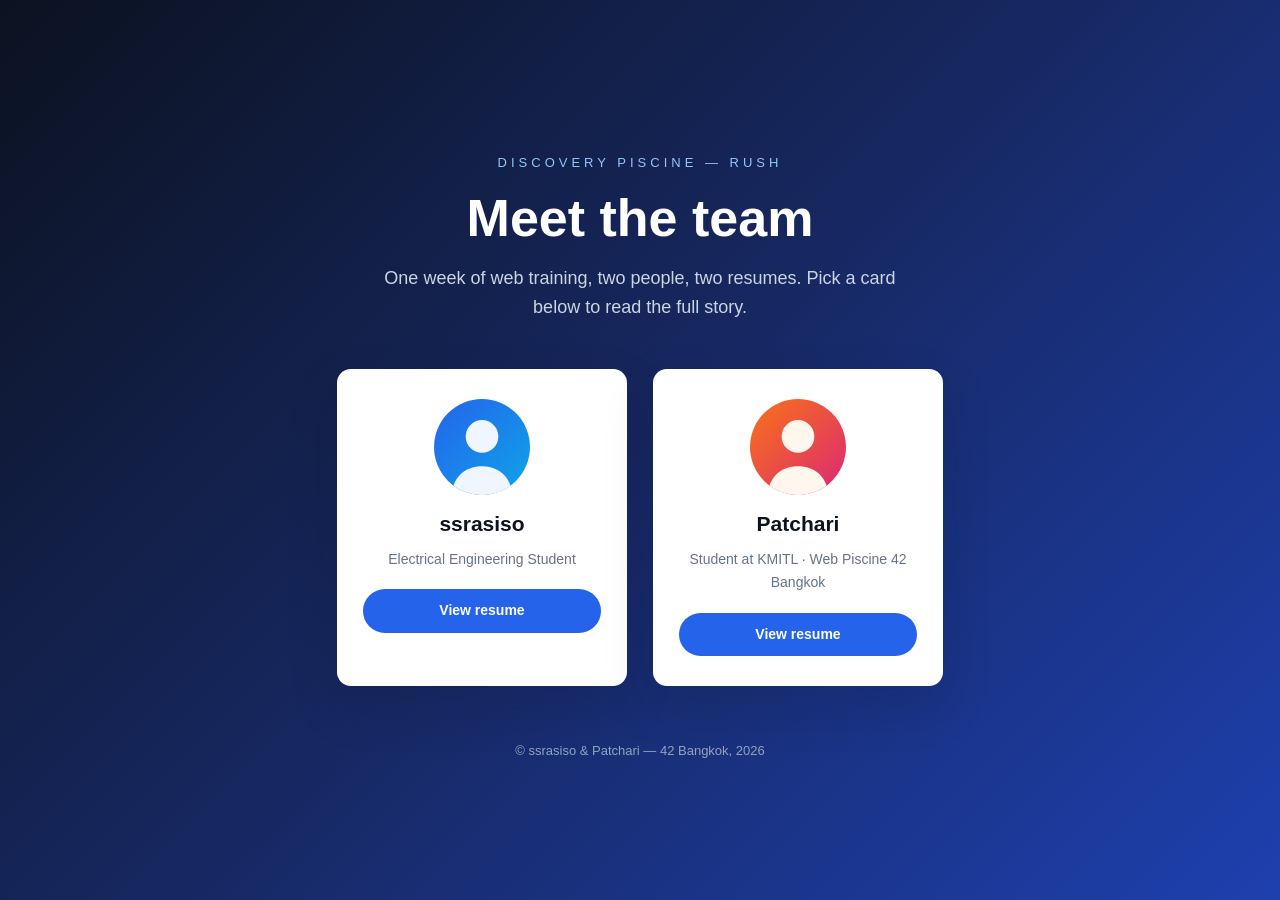
<file: rush/index.html>
<!DOCTYPE html>
<html lang="en">
    <head>
        <meta charset="UTF-8">
        <meta name="viewport" content="width=device-width, initial-scale=1.0">
        <title>Rush - Our Resumes</title>
        <link rel="stylesheet" href="style.css">
    </head>
    <body>
        <main class="landing">
            <p class="eyebrow">Discovery Piscine &mdash; Rush</p>
            <h1>Meet the team</h1>
            <p class="lead">One week of web training, two people, two resumes.
                Pick a card below to read the full story.</p>

            <div class="cards">
                <a class="card" href="resume1.html">
                    <img src="data:image/svg+xml;charset=UTF-8,%3Csvg xmlns='http://www.w3.org/2000/svg' viewBox='0 0 200 200'%3E%3Cdefs%3E%3ClinearGradient id='g' x1='0' y1='0' x2='1' y2='1'%3E%3Cstop offset='0' stop-color='%232563eb'/%3E%3Cstop offset='1' stop-color='%230ea5e9'/%3E%3C/linearGradient%3E%3C/defs%3E%3Crect width='200' height='200' fill='url(%23g)'/%3E%3Ccircle cx='100' cy='78' r='34' fill='%23eff6ff'/%3E%3Cpath d='M38 200c0-38 28-60 62-60s62 22 62 60z' fill='%23eff6ff'/%3E%3C/svg%3E" alt="Portrait of ssrasiso">
                    <h2>ssrasiso</h2>
                    <p class="role">Electrical Engineering Student</p>
                    <span class="go">View resume</span>
                </a>

                <a class="card" href="resume2.html">
                    <img src="data:image/svg+xml;charset=UTF-8,%3Csvg xmlns='http://www.w3.org/2000/svg' viewBox='0 0 200 200'%3E%3Cdefs%3E%3ClinearGradient id='g' x1='0' y1='0' x2='1' y2='1'%3E%3Cstop offset='0' stop-color='%23f97316'/%3E%3Cstop offset='1' stop-color='%23db2777'/%3E%3C/linearGradient%3E%3C/defs%3E%3Crect width='200' height='200' fill='url(%23g)'/%3E%3Ccircle cx='100' cy='78' r='34' fill='%23fff7ed'/%3E%3Cpath d='M38 200c0-38 28-60 62-60s62 22 62 60z' fill='%23fff7ed'/%3E%3C/svg%3E" alt="Portrait of the teammate">
                    <h2>Patchari</h2>
                    <p class="role">Student at KMITL &middot; Web Piscine 42 Bangkok</p>
                    <span class="go">View resume</span>
                </a>
            </div>

            <footer>&copy; ssrasiso &amp; Patchari &mdash; 42 Bangkok, 2026</footer>
        </main>
    </body>
</html>
</file>
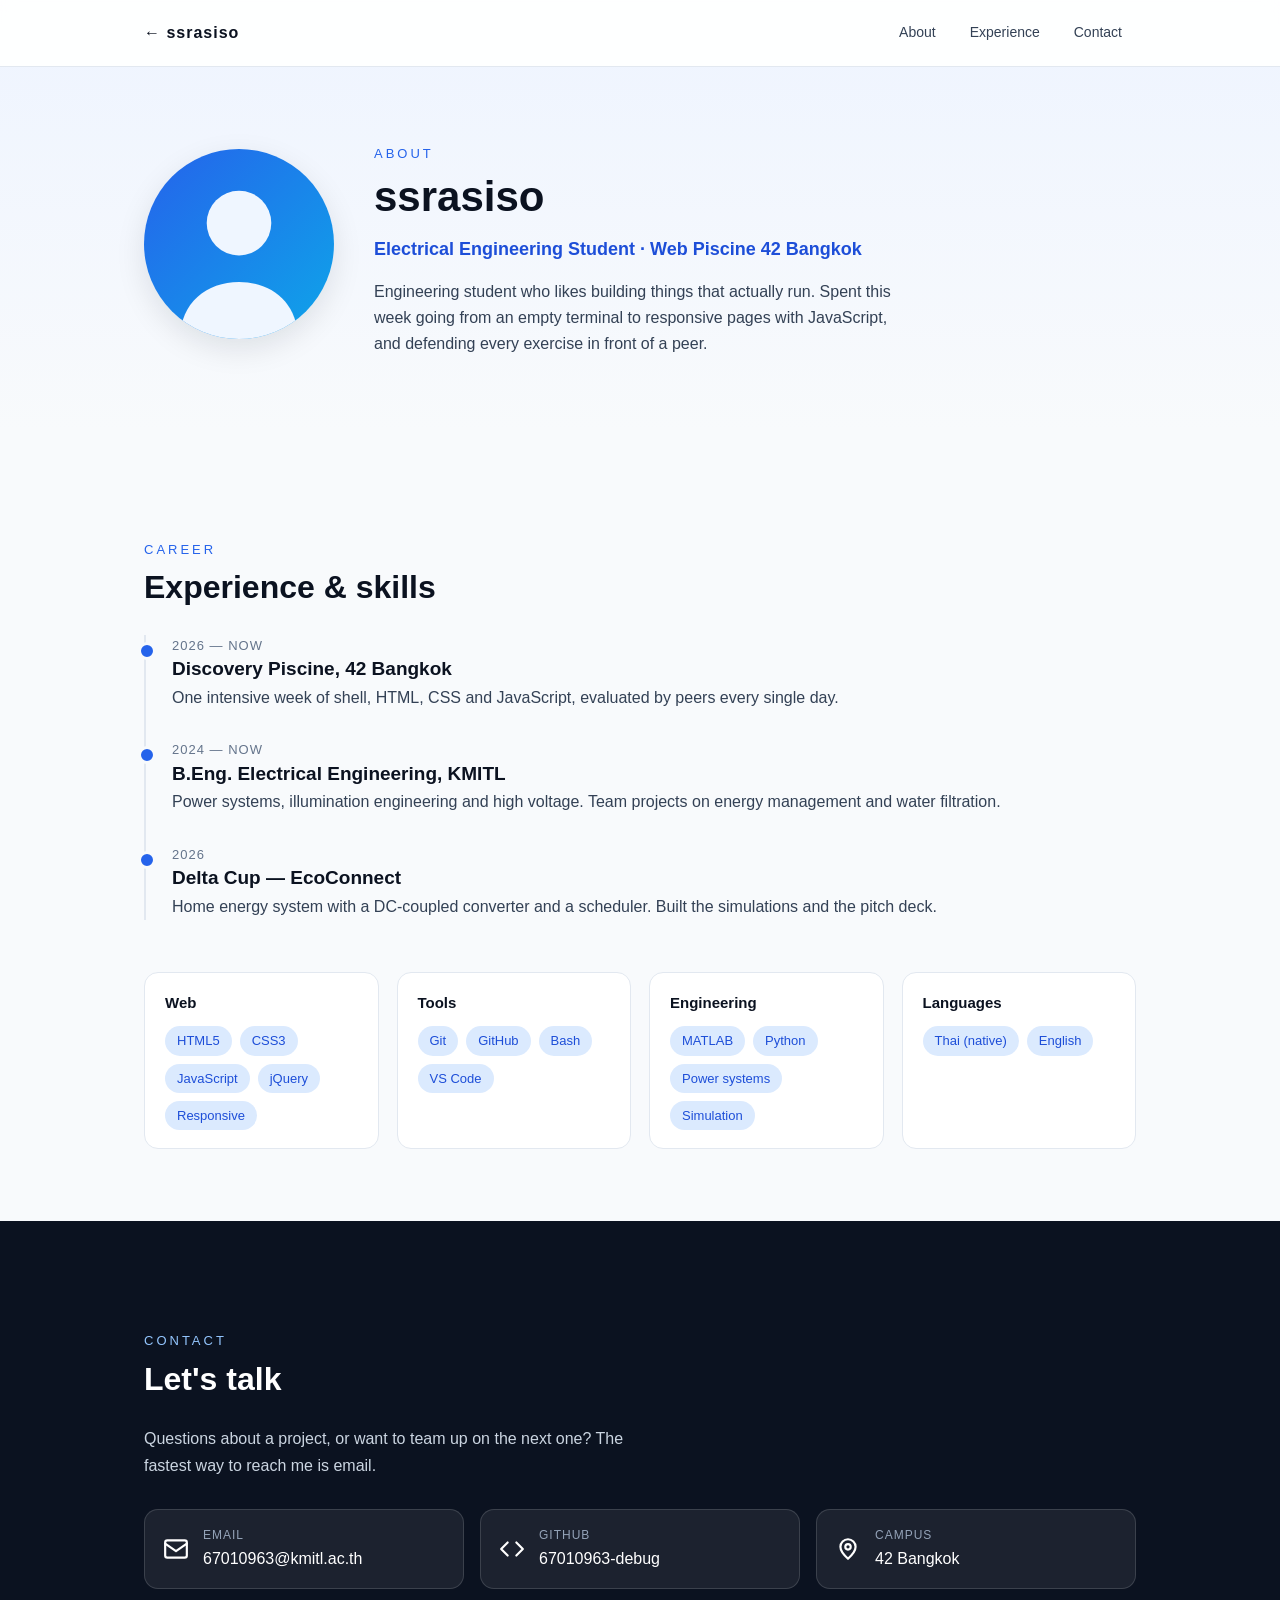
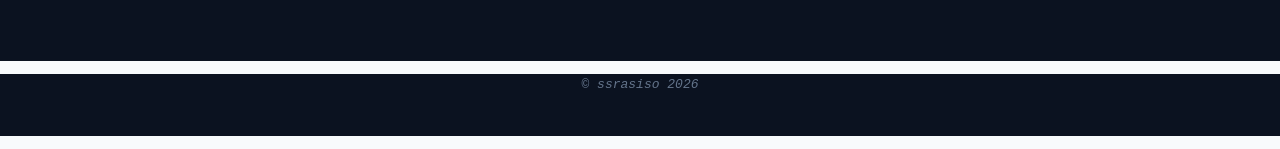
<file: rush/resume1.html>
<!DOCTYPE html>
<html lang="en">
    <head>
        <meta charset="UTF-8">
        <meta name="viewport" content="width=device-width, initial-scale=1.0">
        <title>ssrasiso - Resume</title>
        <link rel="stylesheet" href="style.css">
    </head>
    <body>
        <nav class="nav">
            <div class="wrap">
                <a class="brand" href="index.html">&larr; ssrasiso</a>
                <ul>
                    <li><a class="link" href="#about">About</a></li>
                    <li><a class="link" href="#experience">Experience</a></li>
                    <li><a class="link" href="#contact">Contact</a></li>
                </ul>
            </div>
        </nav>

        <section id="about">
            <div class="wrap hero">
                <img src="data:image/svg+xml;charset=UTF-8,%3Csvg xmlns='http://www.w3.org/2000/svg' viewBox='0 0 200 200'%3E%3Cdefs%3E%3ClinearGradient id='g' x1='0' y1='0' x2='1' y2='1'%3E%3Cstop offset='0' stop-color='%232563eb'/%3E%3Cstop offset='1' stop-color='%230ea5e9'/%3E%3C/linearGradient%3E%3C/defs%3E%3Crect width='200' height='200' fill='url(%23g)'/%3E%3Ccircle cx='100' cy='78' r='34' fill='%23eff6ff'/%3E%3Cpath d='M38 200c0-38 28-60 62-60s62 22 62 60z' fill='%23eff6ff'/%3E%3C/svg%3E" alt="Portrait of ssrasiso">
                <div>
                    <p class="section-title">About</p>
                    <h1>ssrasiso</h1>
                    <p class="job">Electrical Engineering Student &middot; Web Piscine 42 Bangkok</p>
                    <p class="bio">Engineering student who likes building things that actually run. Spent this week going from an empty terminal to responsive pages with JavaScript, and defending every exercise in front of a peer.</p>
                </div>
            </div>
        </section>

        <section id="experience">
            <div class="wrap">
                <p class="section-title">Career</p>
                <h2 class="big">Experience &amp; skills</h2>

                <div class="timeline">
                    <div class="item">
                        <p class="when">2026 &mdash; now</p>
                        <h3>Discovery Piscine, 42 Bangkok</h3>
                        <p>One intensive week of shell, HTML, CSS and JavaScript, evaluated by peers every single day.</p>
                    </div>
                    <div class="item">
                        <p class="when">2024 &mdash; now</p>
                        <h3>B.Eng. Electrical Engineering, KMITL</h3>
                        <p>Power systems, illumination engineering and high voltage. Team projects on energy management and water filtration.</p>
                    </div>
                    <div class="item">
                        <p class="when">2026</p>
                        <h3>Delta Cup &mdash; EcoConnect</h3>
                        <p>Home energy system with a DC-coupled converter and a scheduler. Built the simulations and the pitch deck.</p>
                    </div>
                </div>

                <div class="skills">
                    <div class="skill">
                        <h4>Web</h4>
                        <div class="tags">
                            <span class="tag">HTML5</span>
                            <span class="tag">CSS3</span>
                            <span class="tag">JavaScript</span>
                            <span class="tag">jQuery</span>
                            <span class="tag">Responsive</span>
                        </div>
                    </div>
                    <div class="skill">
                        <h4>Tools</h4>
                        <div class="tags">
                            <span class="tag">Git</span>
                            <span class="tag">GitHub</span>
                            <span class="tag">Bash</span>
                            <span class="tag">VS Code</span>
                        </div>
                    </div>
                    <div class="skill">
                        <h4>Engineering</h4>
                        <div class="tags">
                            <span class="tag">MATLAB</span>
                            <span class="tag">Python</span>
                            <span class="tag">Power systems</span>
                            <span class="tag">Simulation</span>
                        </div>
                    </div>
                    <div class="skill">
                        <h4>Languages</h4>
                        <div class="tags">
                            <span class="tag">Thai (native)</span>
                            <span class="tag">English</span>
                        </div>
                    </div>
                </div>
            </div>
        </section>

        <section id="contact">
            <div class="wrap">
                <p class="section-title">Contact</p>
                <h2 class="big">Let's talk</h2>
                <p class="invite">Questions about a project, or want to team up on the next one? The fastest way to reach me is email.</p>

                <div class="contact-links">
                    <a href="mailto:67010963@kmitl.ac.th">
                        <img src="data:image/svg+xml;charset=UTF-8,%3Csvg xmlns='http://www.w3.org/2000/svg' viewBox='0 0 24 24' fill='none' stroke='%23ffffff' stroke-width='2' stroke-linecap='round' stroke-linejoin='round'%3E%3Crect x='2' y='4' width='20' height='16' rx='2'/%3E%3Cpath d='M2 7l10 7 10-7'/%3E%3C/svg%3E" alt="">
                        <span>
                            <span class="label">Email</span>
                            67010963@kmitl.ac.th
                        </span>
                    </a>
                    <a href="https://github.com/67010963-debug">
                        <img src="data:image/svg+xml;charset=UTF-8,%3Csvg xmlns='http://www.w3.org/2000/svg' viewBox='0 0 24 24' fill='none' stroke='%23ffffff' stroke-width='2' stroke-linecap='round' stroke-linejoin='round'%3E%3Cpath d='M16 18l6-6-6-6'/%3E%3Cpath d='M8 6l-6 6 6 6'/%3E%3C/svg%3E" alt="">
                        <span>
                            <span class="label">GitHub</span>
                            67010963-debug
                        </span>
                    </a>
                    <a href="#about">
                        <img src="data:image/svg+xml;charset=UTF-8,%3Csvg xmlns='http://www.w3.org/2000/svg' viewBox='0 0 24 24' fill='none' stroke='%23ffffff' stroke-width='2' stroke-linecap='round' stroke-linejoin='round'%3E%3Cpath d='M12 21s7-6.2 7-11a7 7 0 10-14 0c0 4.8 7 11 7 11z'/%3E%3Ccircle cx='12' cy='10' r='2.5'/%3E%3C/svg%3E" alt="">
                        <span>
                            <span class="label">Campus</span>
                            42 Bangkok
                        </span>
                    </a>
                </div>
            </div>
        </section>

        <p class="page-footer">&copy; ssrasiso 2026</p>
    </body>
</html>
</file>
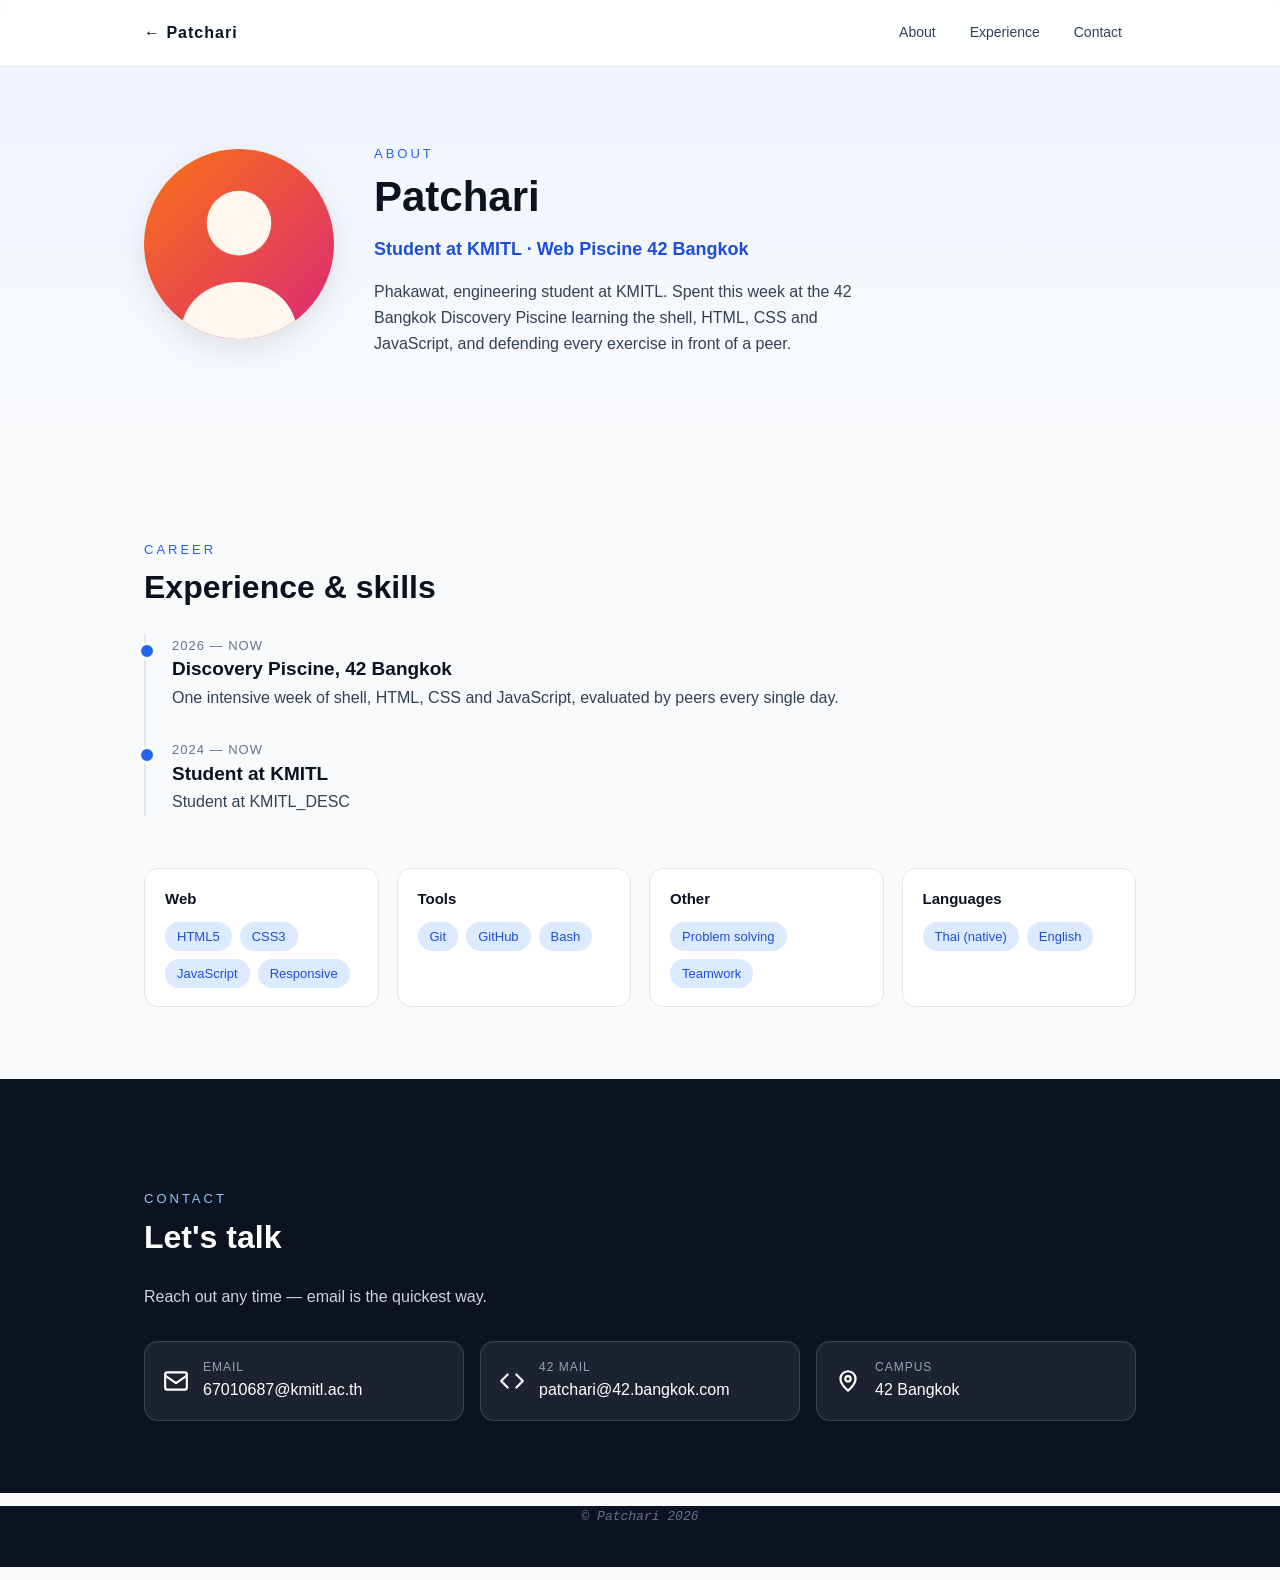
<file: rush/resume2.html>
<!DOCTYPE html>
<html lang="en">
    <head>
        <meta charset="UTF-8">
        <meta name="viewport" content="width=device-width, initial-scale=1.0">
        <title>Patchari - Resume</title>
        <link rel="stylesheet" href="style.css">
    </head>
    <body>
        <nav class="nav">
            <div class="wrap">
                <a class="brand" href="index.html">&larr; Patchari</a>
                <ul>
                    <li><a class="link" href="#about">About</a></li>
                    <li><a class="link" href="#experience">Experience</a></li>
                    <li><a class="link" href="#contact">Contact</a></li>
                </ul>
            </div>
        </nav>

        <section id="about">
            <div class="wrap hero">
                <img src="data:image/svg+xml;charset=UTF-8,%3Csvg xmlns='http://www.w3.org/2000/svg' viewBox='0 0 200 200'%3E%3Cdefs%3E%3ClinearGradient id='g' x1='0' y1='0' x2='1' y2='1'%3E%3Cstop offset='0' stop-color='%23f97316'/%3E%3Cstop offset='1' stop-color='%23db2777'/%3E%3C/linearGradient%3E%3C/defs%3E%3Crect width='200' height='200' fill='url(%23g)'/%3E%3Ccircle cx='100' cy='78' r='34' fill='%23fff7ed'/%3E%3Cpath d='M38 200c0-38 28-60 62-60s62 22 62 60z' fill='%23fff7ed'/%3E%3C/svg%3E" alt="Portrait of Patchari">
                <div>
                    <p class="section-title">About</p>
                    <h1>Patchari</h1>
                    <p class="job">Student at KMITL &middot; Web Piscine 42 Bangkok</p>
                    <p class="bio">Phakawat, engineering student at KMITL. Spent this week at the 42 Bangkok Discovery Piscine learning the shell, HTML, CSS and JavaScript, and defending every exercise in front of a peer.</p>
                </div>
            </div>
        </section>

        <section id="experience">
            <div class="wrap">
                <p class="section-title">Career</p>
                <h2 class="big">Experience &amp; skills</h2>

                <div class="timeline">
                    <div class="item">
                        <p class="when">2026 &mdash; now</p>
                        <h3>Discovery Piscine, 42 Bangkok</h3>
                        <p>One intensive week of shell, HTML, CSS and JavaScript, evaluated by peers every single day.</p>
                    </div>
                    <div class="item">
                        <p class="when">2024 &mdash; now</p>
                        <h3>Student at KMITL</h3>
                        <p>Student at KMITL_DESC</p>
                    </div>
                </div>

                <div class="skills">
                    <div class="skill">
                        <h4>Web</h4>
                        <div class="tags">
                            <span class="tag">HTML5</span>
                            <span class="tag">CSS3</span>
                            <span class="tag">JavaScript</span>
                            <span class="tag">Responsive</span>
                        </div>
                    </div>
                    <div class="skill">
                        <h4>Tools</h4>
                        <div class="tags">
                            <span class="tag">Git</span>
                            <span class="tag">GitHub</span>
                            <span class="tag">Bash</span>
                        </div>
                    </div>
                    <div class="skill">
                        <h4>Other</h4>
                        <div class="tags">
                            <span class="tag">Problem solving</span>
                            <span class="tag">Teamwork</span>
                        </div>
                    </div>
                    <div class="skill">
                        <h4>Languages</h4>
                        <div class="tags">
                            <span class="tag">Thai (native)</span>
                            <span class="tag">English</span>
                        </div>
                    </div>
                </div>
            </div>
        </section>

        <section id="contact">
            <div class="wrap">
                <p class="section-title">Contact</p>
                <h2 class="big">Let's talk</h2>
                <p class="invite">Reach out any time &mdash; email is the quickest way.</p>

                <div class="contact-links">
                    <a href="mailto:67010687@kmitl.ac.th">
                        <img src="data:image/svg+xml;charset=UTF-8,%3Csvg xmlns='http://www.w3.org/2000/svg' viewBox='0 0 24 24' fill='none' stroke='%23ffffff' stroke-width='2' stroke-linecap='round' stroke-linejoin='round'%3E%3Crect x='2' y='4' width='20' height='16' rx='2'/%3E%3Cpath d='M2 7l10 7 10-7'/%3E%3C/svg%3E" alt="">
                        <span>
                            <span class="label">Email</span>
                            67010687@kmitl.ac.th
                        </span>
                    </a>
                    <a href="mailto:patchari@42.bangkok.com">
                        <img src="data:image/svg+xml;charset=UTF-8,%3Csvg xmlns='http://www.w3.org/2000/svg' viewBox='0 0 24 24' fill='none' stroke='%23ffffff' stroke-width='2' stroke-linecap='round' stroke-linejoin='round'%3E%3Cpath d='M16 18l6-6-6-6'/%3E%3Cpath d='M8 6l-6 6 6 6'/%3E%3C/svg%3E" alt="">
                        <span>
                            <span class="label">42 mail</span>
                            patchari@42.bangkok.com
                        </span>
                    </a>
                    <a href="#about">
                        <img src="data:image/svg+xml;charset=UTF-8,%3Csvg xmlns='http://www.w3.org/2000/svg' viewBox='0 0 24 24' fill='none' stroke='%23ffffff' stroke-width='2' stroke-linecap='round' stroke-linejoin='round'%3E%3Cpath d='M12 21s7-6.2 7-11a7 7 0 10-14 0c0 4.8 7 11 7 11z'/%3E%3Ccircle cx='12' cy='10' r='2.5'/%3E%3C/svg%3E" alt="">
                        <span>
                            <span class="label">Campus</span>
                            42 Bangkok
                        </span>
                    </a>
                </div>
            </div>
        </section>

        <p class="page-footer">&copy; Patchari 2026</p>
    </body>
</html>
</file>
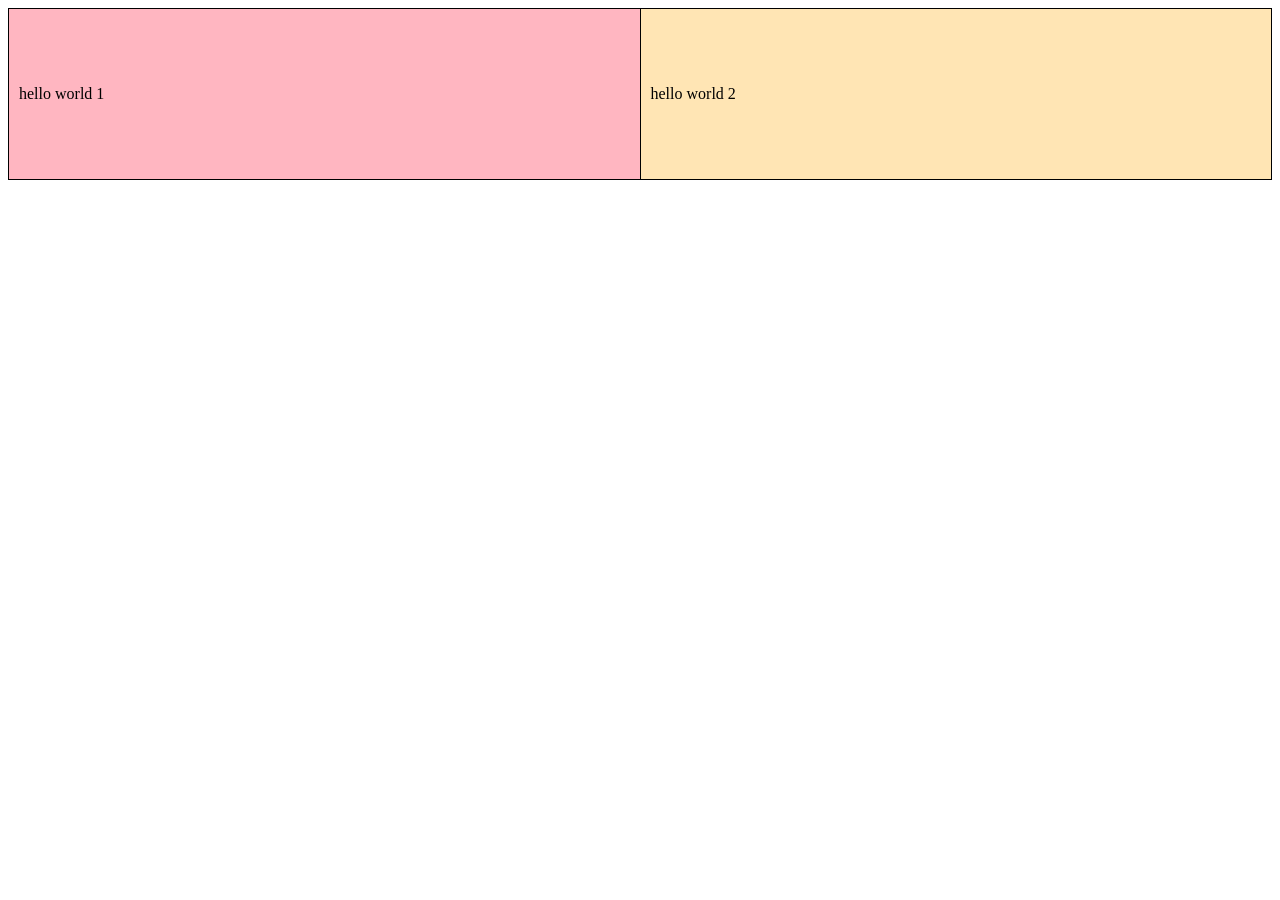
<file: cell01/ex05/tab.html>
<!DOCTYPE html>
<html lang="en">
<head>
    <meta charset="UTF-8">
    <meta name="viewport" content="width=device-width, initial-scale=1.0">
    <title>Tab</title>
    <style>
        table {
            width: 100%;
            border-collapse: collapse;
        }

        td {
            height: 150px;
            border: 1px solid black;
            padding: 10px;
            vertical-align: center;
        }

        .first-cell {
            background-color: #ffb6c1;
            width: 50%;
        }

        .second-cell {
            background-color: #ffe5b4;
            width: 50%;
        }
    </style>
</head>
<body>

    <table>
        <tr>
            <td class="first-cell">hello world 1</td>
            <td class="second-cell">hello world 2</td>
        </tr>
    </table>

</body>
</html>
</file>
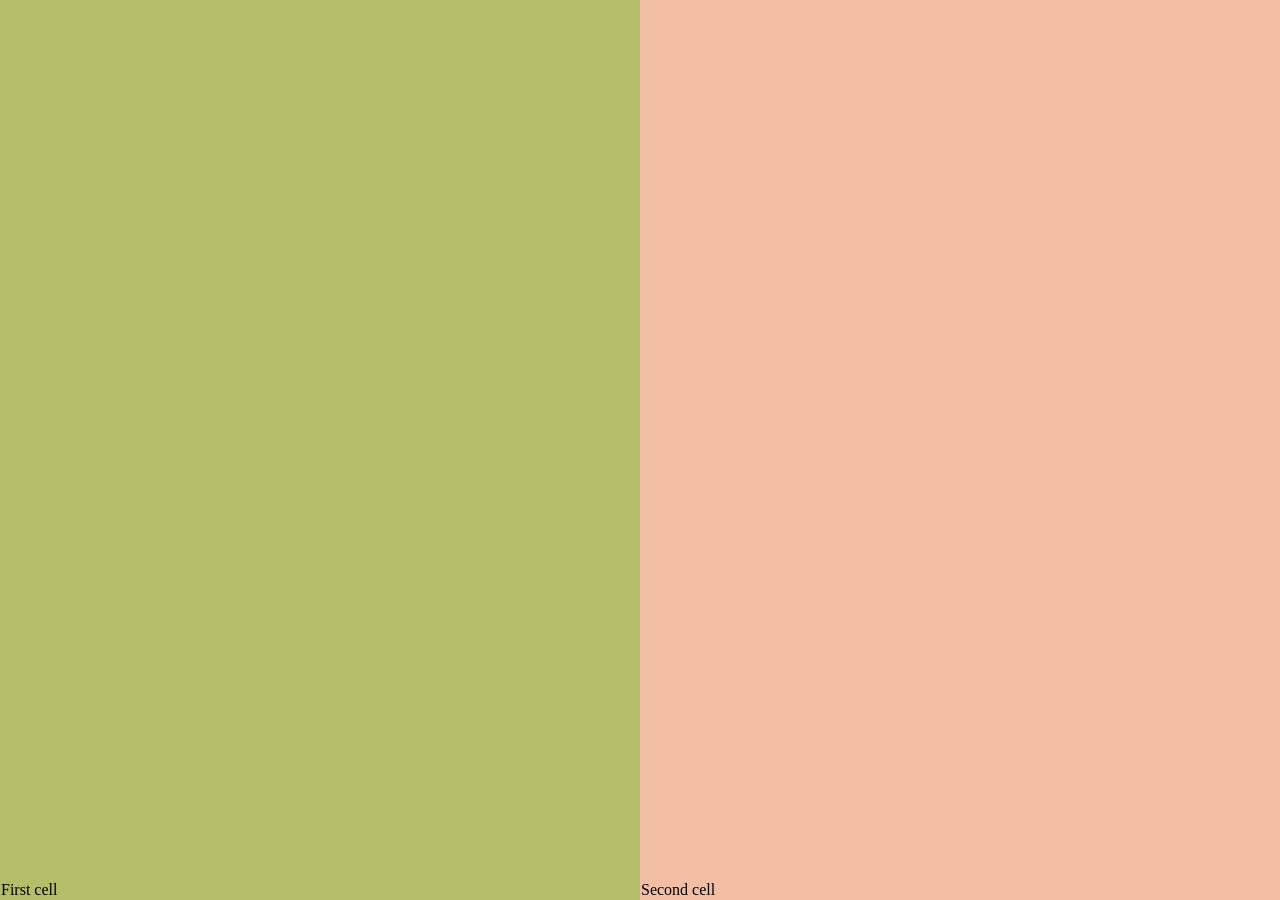
<file: cell01/ex06/responsive.html>
<!DOCTYPE html>
<html lang="en">
    <head>
        <meta charset="UTF-8">
        <meta name="viewport" content="width=device-width, initial-scale=1.0">
        <title>Responsive</title>
        <style>
            html, body {
                margin: 0;
                padding: 0;
                height: 100%;
            }
            table {
                border-collapse: collapse;
                width: 100%;
                height: 100%;
                table-layout: fixed;
            }
            td {
                width: 50%;
                vertical-align: bottom;
            }
            .first {
                background-color: #b5bd68;
            }
            .second {
                background-color: #f2bfa4;
            }
        </style>
    </head>
    <body>
        <table>
            <tr>
                <td class="first">First cell</td>
                <td class="second">Second cell</td>
            </tr>
        </table>
    </body>
</html>
</file>
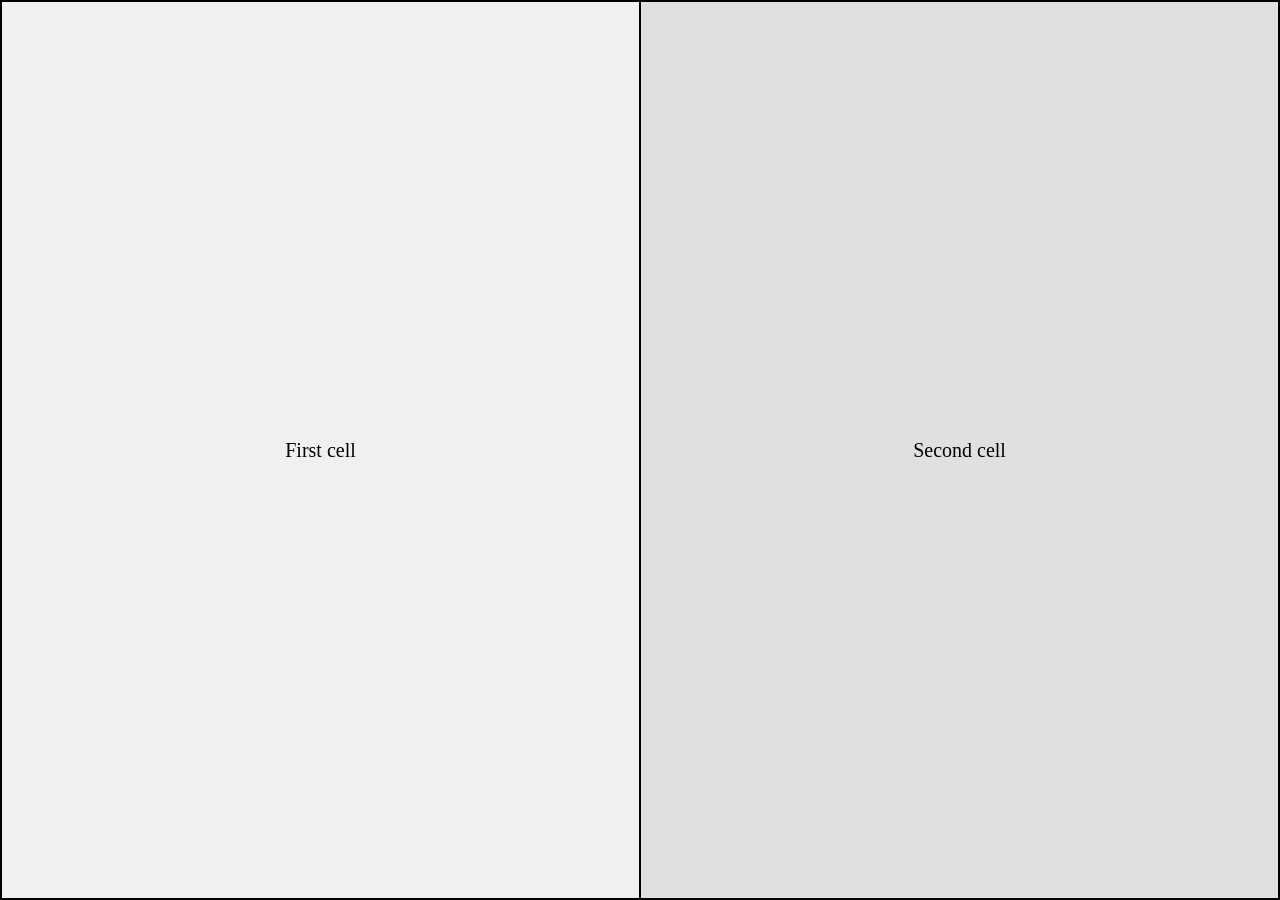
<file: cell02/ex00/responsive.html>
<!DOCTYPE html>
<html lang="en">
<head>
    <meta charset="UTF-8">
    <meta name="viewport" content="width=device-width, initial-scale=1.0">
    <title>Improved responsive</title>
    <link rel="stylesheet" href="responsive.css">
</head>
<body>

    <table>
        <tr>
            <td class="first-cell">First cell</td>
            <td class="second-cell">Second cell</td>
        </tr>
    </table>

</body>
</html>
</file>
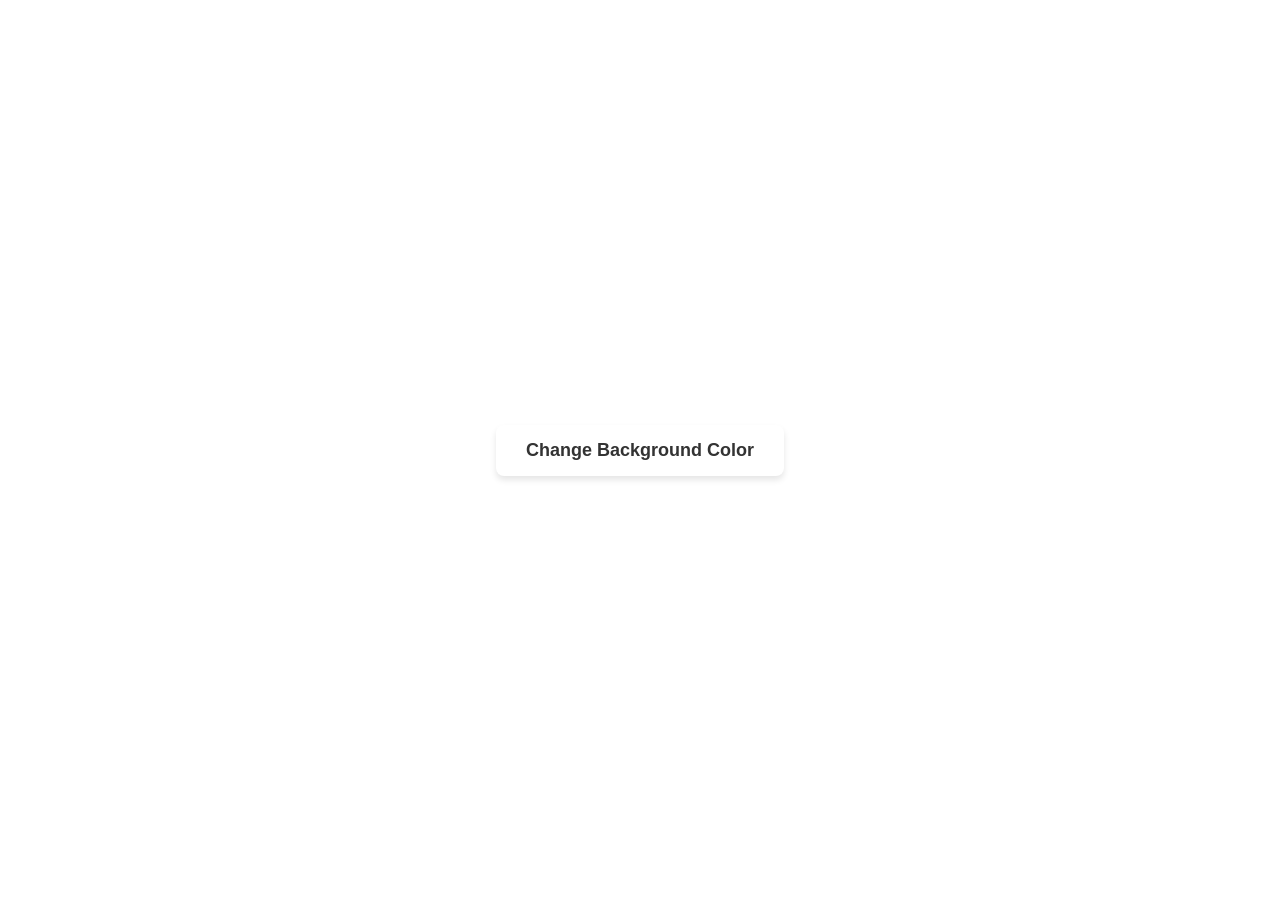
<file: cell03/ex00/background.html>
<!DOCTYPE html>
<html lang="en">
<head>
    <meta charset="UTF-8">
    <meta name="viewport" content="width=device-width, initial-scale=1.0">
    <title>Exercise 00 - Change Background</title>
    <link rel="stylesheet" href="background.css">
</head>
<body>

    <button id="change-btn">Change Background Color</button>

    <script src="background.js"></script>
</body>
</html>
</file>
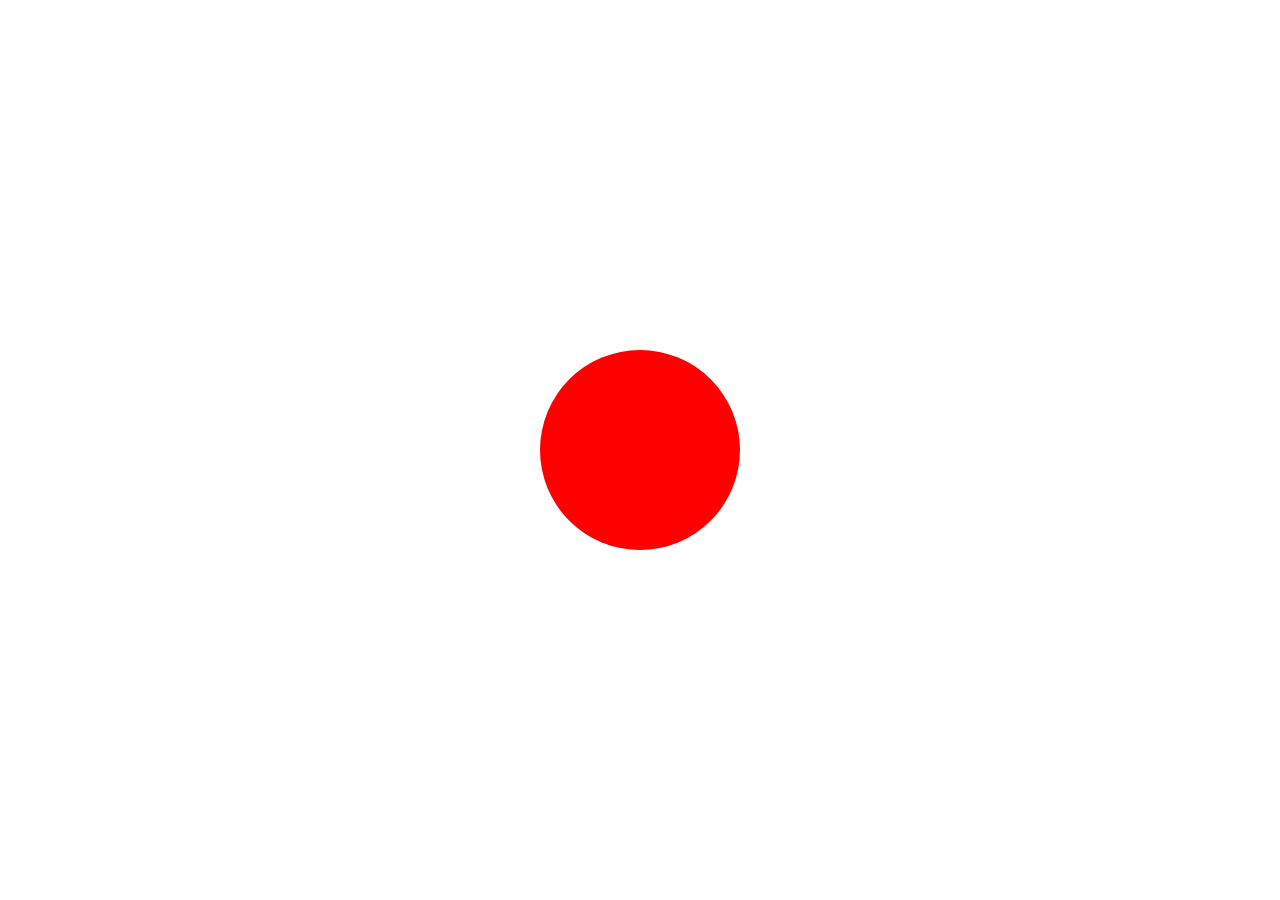
<file: cell03/ex01/balloon.html>
<!DOCTYPE html>
<html lang="en">
<head>
    <meta charset="UTF-8">
    <meta name="viewport" content="width=device-width, initial-scale=1.0">
    <title>Explode this balloon</title>
    <link rel="stylesheet" href="balloon.css">
</head>
<body>

    <div id="balloon"></div>

    <script src="balloon.js"></script>
</body>
</html>
</file>
<file: rush/style.css>
:root {
    --ink: #0b1220;
    --ink-soft: #334155;
    --muted: #64748b;
    --line: #e2e8f0;
    --paper: #f8fafc;
    --white: #ffffff;
    --accent: #2563eb;
    --accent-dark: #1d4ed8;
    --accent-soft: #dbeafe;
    --radius: 14px;
    --shadow: 0 10px 30px rgba(11, 18, 32, 0.10);
    --shadow-lg: 0 20px 50px rgba(11, 18, 32, 0.16);
}

* {
    box-sizing: border-box;
}

html {
    scroll-behavior: smooth;
    scroll-padding-top: 90px;
}

body {
    margin: 0;
    font-family: "Segoe UI", Helvetica, Arial, sans-serif;
    color: var(--ink);
    background-color: var(--paper);
    line-height: 1.65;
    -webkit-font-smoothing: antialiased;
}

h1, h2, h3 {
    line-height: 1.2;
    margin: 0 0 12px 0;
}

a {
    color: var(--accent);
}

.wrap {
    width: 100%;
    max-width: 1040px;
    margin: 0 auto;
    padding: 0 24px;
}

/* ===== Landing page ===== */
.landing {
    min-height: 100vh;
    display: flex;
    flex-direction: column;
    align-items: center;
    justify-content: center;
    text-align: center;
    padding: 60px 24px;
    background: linear-gradient(135deg, #0b1220 0%, #16265c 45%, #1e40af 100%);
    color: var(--white);
}

.landing .eyebrow {
    text-transform: uppercase;
    letter-spacing: 4px;
    font-size: 13px;
    color: #93c5fd;
    margin-bottom: 14px;
}

.landing h1 {
    font-size: 52px;
    margin-bottom: 14px;
}

.landing p.lead {
    max-width: 560px;
    margin: 0 auto 46px auto;
    color: #cbd5e1;
    font-size: 18px;
}

.cards {
    display: flex;
    flex-wrap: wrap;
    gap: 26px;
    justify-content: center;
    width: 100%;
}

.card {
    background-color: var(--white);
    color: var(--ink);
    border-radius: var(--radius);
    padding: 30px 26px;
    width: 290px;
    text-decoration: none;
    box-shadow: var(--shadow-lg);
    transition: transform 0.18s ease, box-shadow 0.18s ease;
    display: block;
}

.card:hover {
    transform: translateY(-6px);
}

.card img {
    width: 96px;
    height: 96px;
    border-radius: 50%;
    display: block;
    margin: 0 auto 16px auto;
}

.card h2 {
    font-size: 21px;
    text-align: center;
}

.card .role {
    color: var(--muted);
    font-size: 14px;
    text-align: center;
    margin: 0 0 18px 0;
}

.card .go {
    display: block;
    text-align: center;
    background-color: var(--accent);
    color: var(--white);
    padding: 10px 0;
    border-radius: 999px;
    font-size: 14px;
    font-weight: 600;
}

.card:hover .go {
    background-color: var(--accent-dark);
}

.landing footer {
    margin-top: 54px;
    color: #94a3b8;
    font-size: 13px;
}

/* ===== Fixed navigation bar ===== */
.nav {
    position: fixed;
    top: 0;
    left: 0;
    width: 100%;
    z-index: 50;
    background-color: rgba(255, 255, 255, 0.92);
    backdrop-filter: blur(8px);
    border-bottom: 1px solid var(--line);
}

.nav .wrap {
    display: flex;
    align-items: center;
    justify-content: space-between;
    height: 66px;
    gap: 16px;
}

.nav .brand {
    font-weight: 700;
    letter-spacing: 1px;
    text-decoration: none;
    color: var(--ink);
    font-size: 16px;
    white-space: nowrap;
}

.nav ul {
    list-style: none;
    display: flex;
    gap: 6px;
    margin: 0;
    padding: 0;
    flex-wrap: wrap;
    justify-content: flex-end;
}

.nav a.link {
    display: block;
    padding: 8px 14px;
    border-radius: 999px;
    text-decoration: none;
    color: var(--ink-soft);
    font-size: 14px;
    font-weight: 500;
}

.nav a.link:hover {
    background-color: var(--accent-soft);
    color: var(--accent-dark);
}

/* ===== Sections ===== */
section {
    padding: 96px 0 72px 0;
}

.section-title {
    font-size: 13px;
    letter-spacing: 3px;
    text-transform: uppercase;
    color: var(--accent);
    margin-bottom: 8px;
}

h2.big {
    font-size: 32px;
    margin-bottom: 28px;
}

/* --- part 1 : hero --- */
#about {
    padding-top: 130px;
    background: linear-gradient(180deg, #eef4ff 0%, var(--paper) 100%);
}

.hero {
    display: flex;
    align-items: center;
    gap: 40px;
    flex-wrap: wrap;
}

.hero img {
    width: 190px;
    height: 190px;
    border-radius: 50%;
    box-shadow: var(--shadow);
    flex-shrink: 0;
}

.hero h1 {
    font-size: 42px;
}

.hero .job {
    color: var(--accent-dark);
    font-weight: 600;
    font-size: 18px;
    margin: 0 0 14px 0;
}

.hero p.bio {
    color: var(--ink-soft);
    max-width: 520px;
    margin: 0;
}

/* --- part 2 : experience + skills --- */
.timeline {
    border-left: 2px solid var(--line);
    padding-left: 26px;
    margin-bottom: 52px;
}

.item {
    position: relative;
    margin-bottom: 28px;
}

.item::before {
    content: "";
    position: absolute;
    left: -34px;
    top: 7px;
    width: 12px;
    height: 12px;
    border-radius: 50%;
    background-color: var(--accent);
    border: 3px solid var(--paper);
}

.item .when {
    font-size: 13px;
    color: var(--muted);
    text-transform: uppercase;
    letter-spacing: 1px;
}

.item h3 {
    font-size: 19px;
    margin: 2px 0 4px 0;
}

.item p {
    margin: 0;
    color: var(--ink-soft);
}

.skills {
    display: grid;
    grid-template-columns: repeat(auto-fit, minmax(220px, 1fr));
    gap: 18px;
}

.skill {
    background-color: var(--white);
    border: 1px solid var(--line);
    border-radius: var(--radius);
    padding: 18px 20px;
}

.skill h4 {
    margin: 0 0 10px 0;
    font-size: 15px;
}

.tags {
    display: flex;
    flex-wrap: wrap;
    gap: 8px;
}

.tag {
    background-color: var(--accent-soft);
    color: var(--accent-dark);
    font-size: 13px;
    padding: 4px 12px;
    border-radius: 999px;
}

/* --- part 3 : contact --- */
#contact {
    background-color: var(--ink);
    color: var(--white);
}

#contact .section-title {
    color: #93c5fd;
}

#contact p.invite {
    color: #cbd5e1;
    max-width: 520px;
    margin-bottom: 30px;
}

.contact-links {
    display: grid;
    grid-template-columns: repeat(auto-fit, minmax(240px, 1fr));
    gap: 16px;
}

.contact-links a {
    display: flex;
    align-items: center;
    gap: 14px;
    background-color: rgba(255, 255, 255, 0.07);
    border: 1px solid rgba(255, 255, 255, 0.14);
    border-radius: var(--radius);
    padding: 16px 18px;
    text-decoration: none;
    color: var(--white);
}

.contact-links a:hover {
    background-color: var(--accent);
    border-color: var(--accent);
}

.contact-links img {
    width: 26px;
    height: 26px;
}

.contact-links .label {
    font-size: 12px;
    color: #94a3b8;
    display: block;
    text-transform: uppercase;
    letter-spacing: 1px;
}

.contact-links a:hover .label {
    color: #dbeafe;
}

.page-footer {
    background-color: var(--ink);
    color: #64748b;
    text-align: center;
    padding: 0 24px 40px 24px;
    font-size: 13px;
    font-style: italic;
    font-family: monospace;
}

/* ===== Responsive ===== */
@media (max-width: 760px) {
    .landing h1 {
        font-size: 36px;
    }

    .nav .wrap {
        height: auto;
        padding-top: 10px;
        padding-bottom: 10px;
        flex-direction: column;
        gap: 8px;
    }

    html {
        scroll-padding-top: 130px;
    }

    .nav ul {
        justify-content: center;
    }

    .hero {
        text-align: center;
        justify-content: center;
    }

    .hero h1 {
        font-size: 32px;
    }

    .hero p.bio {
        text-align: left;
    }

    section {
        padding: 72px 0 52px 0;
    }

    #about {
        padding-top: 170px;
    }

    h2.big {
        font-size: 26px;
    }
}
</file>
<file: cell02/ex00/responsive.css>
* {
    box-sizing: border-box;
}

html, body {
    margin: 0;
    padding: 0;
    width: 100%;
    height: 100vh;
}

table {
    width: 100%;
    height: 100%;
    border-collapse: collapse;
    table-layout: fixed;
}

td {
    border: 2px solid #000000;
    text-align: center;
    vertical-align: middle;
    word-break: break-all;
    font-size: 20px;
}

.first-cell {
    background-color: #f0f0f0;
}

.second-cell {
    background-color: #e0e0e0;
}
</file>
<file: cell03/ex00/background.css>
body {
    margin: 0;
    height: 100vh;
    display: flex;
    justify-content: center;
    align-items: center;
    transition: background-color 0.3s ease; 
}

button {
    padding: 15px 30px;
    font-size: 18px;
    font-weight: bold;
    cursor: pointer;
    border: none;
    border-radius: 8px;
    background-color: #ffffff;
    color: #333333;
    box-shadow: 0 4px 6px rgba(0, 0, 0, 0.1);
    transition: transform 0.1s ease;
}

button:active {
    transform: scale(0.95);
}
</file>
<file: cell03/ex01/balloon.css>
html, body {
    height: 100%;
    margin: 0;
    padding: 0;
    display: flex;
    justify-content: center;
    align-items: center;
}

#balloon {
    width: 200px;
    height: 200px;
    background-color: red;
    border-radius: 50%;
    cursor: pointer;
}
</file>
